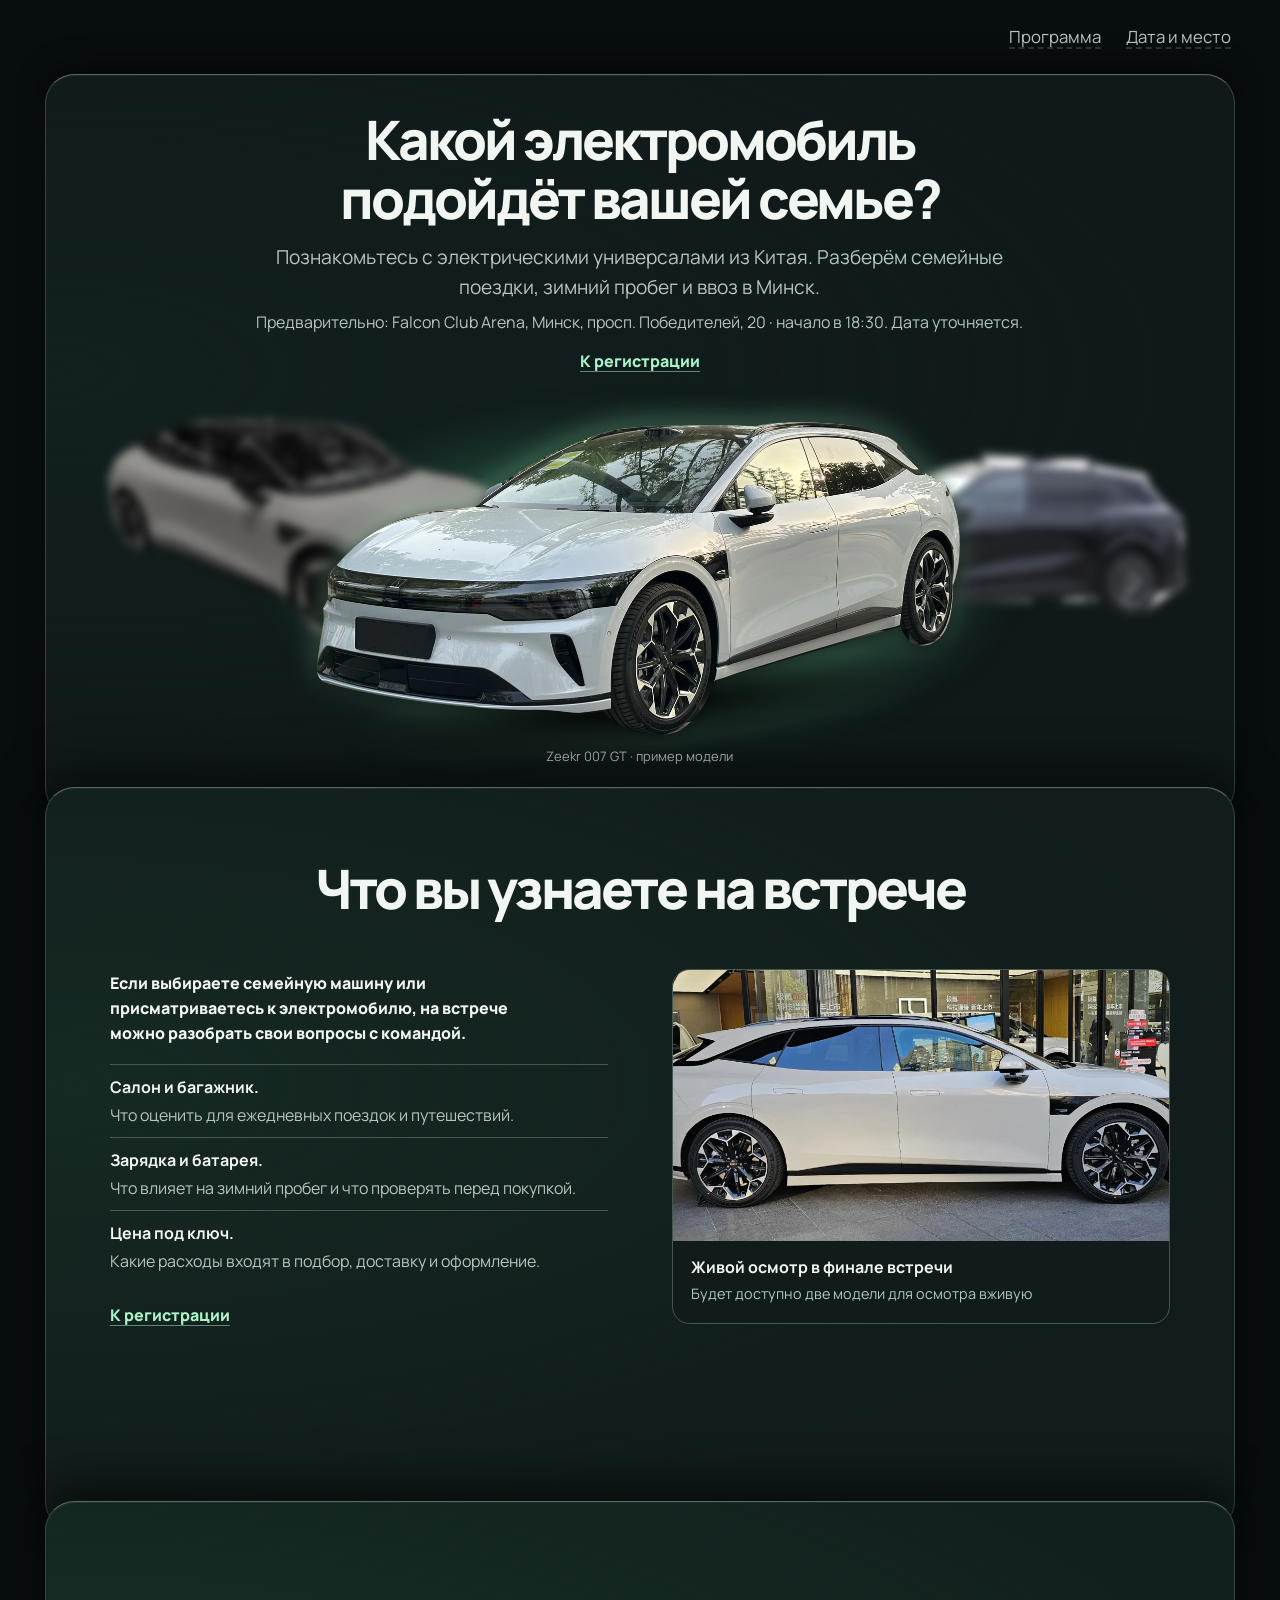
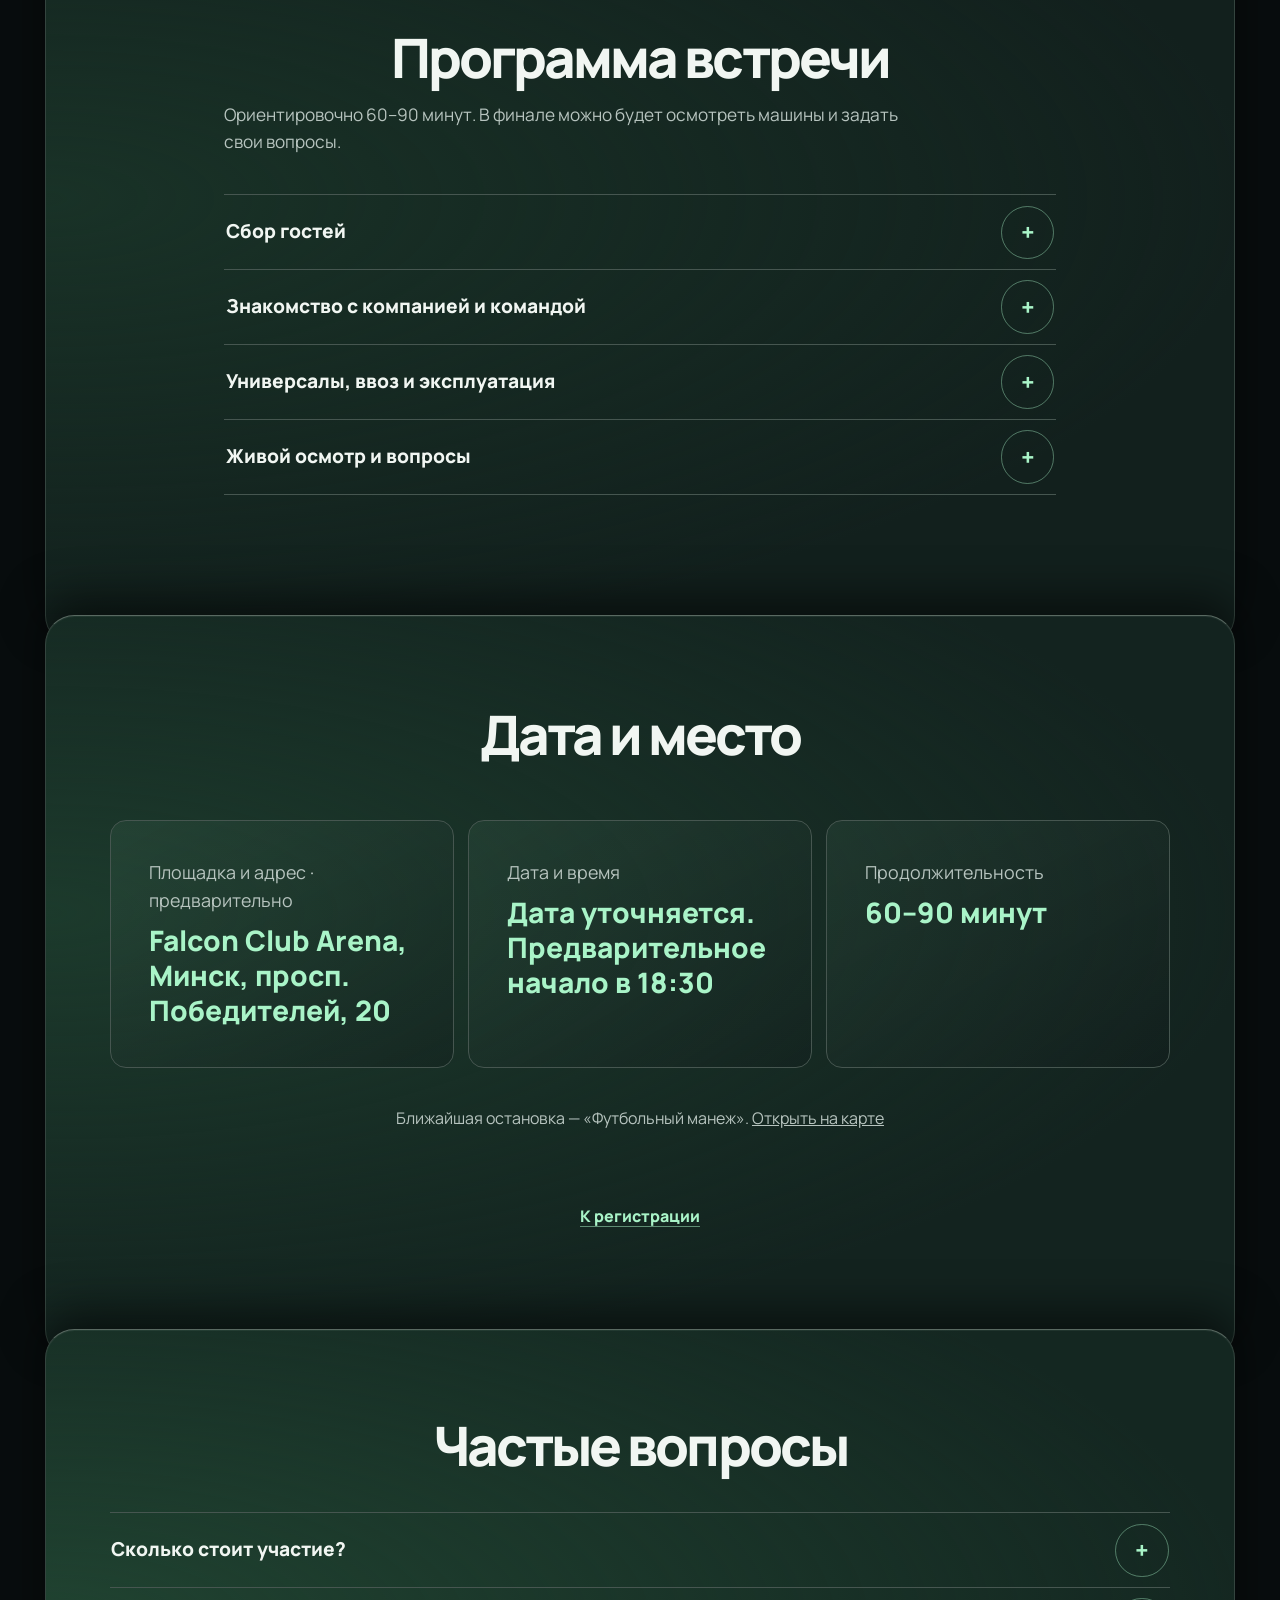
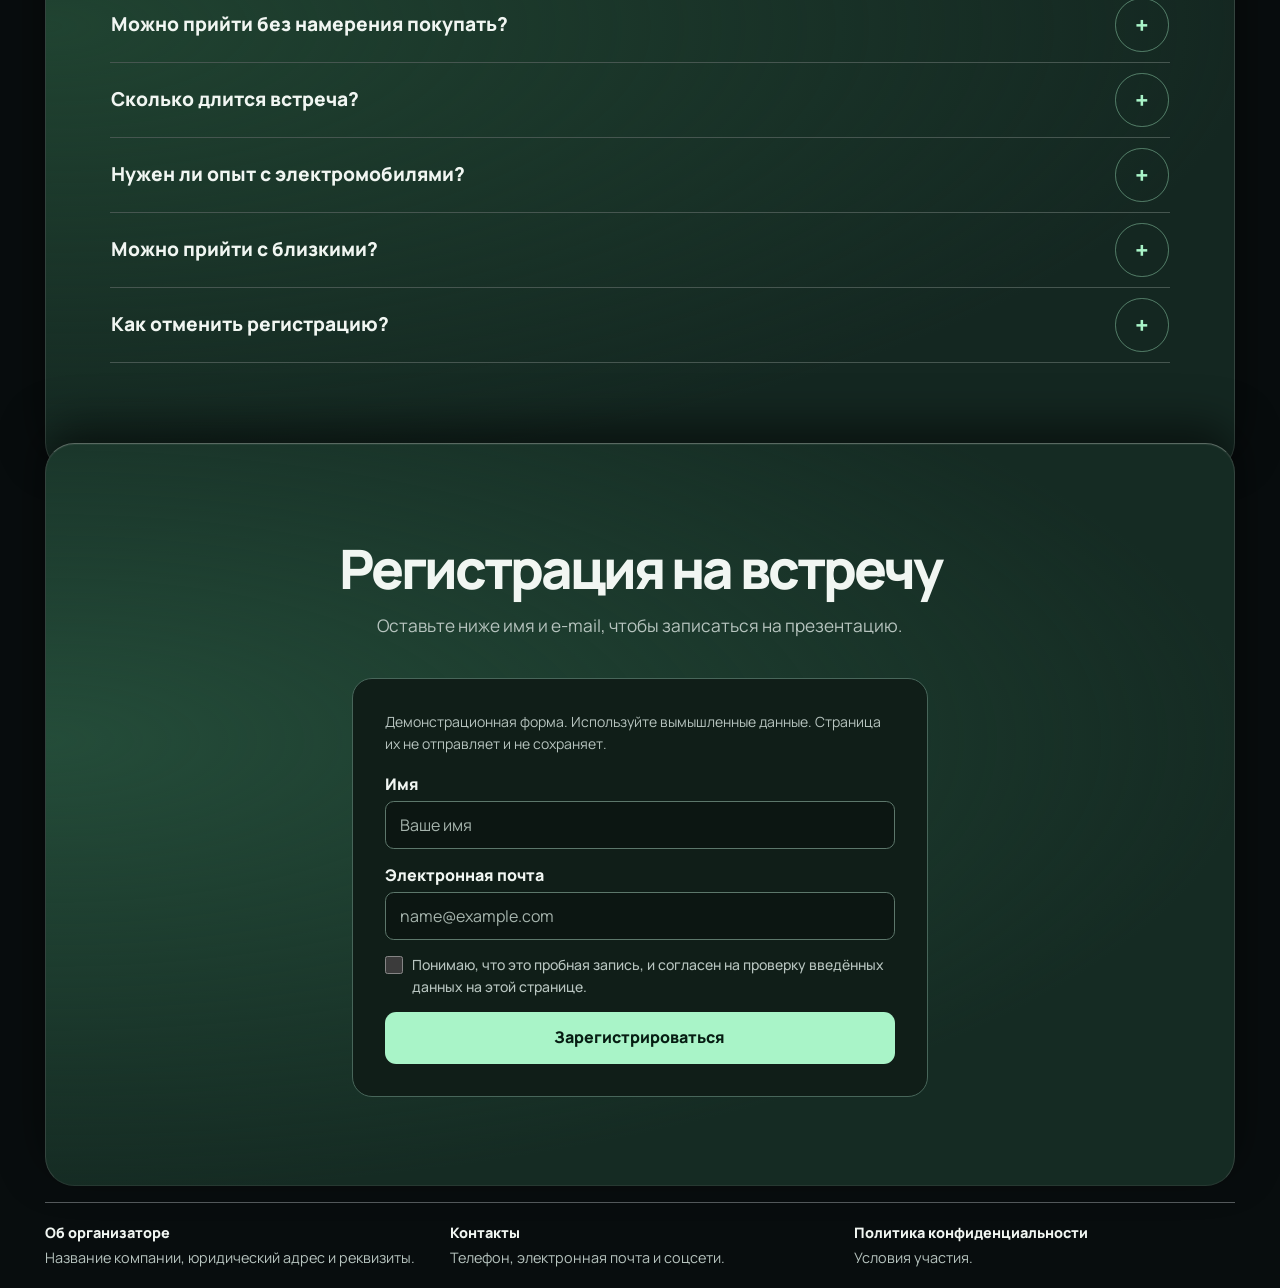
<file: index.html>
<!doctype html>
<html lang="ru">
<head>
  <meta charset="utf-8">
  <meta name="viewport" content="width=device-width, initial-scale=1">
  <meta name="color-scheme" content="dark">
  <meta name="robots" content="noindex, nofollow">
  <title>Электрический универсал для семьи — встреча в Минске</title>
  <meta name="description" content="Очная встреча в Минске об электрических универсалах из Китая. Узнайте о зимнем пробеге, зарядке и ввозе, познакомьтесь с командой и осмотрите автомобили.">
  <meta property="og:type" content="website">
  <meta property="og:locale" content="ru_BY">
  <meta property="og:title" content="Электрический универсал для семьи">
  <meta property="og:description" content="Презентационная встреча об электрических универсалах из Китая и их ввозе в Минск.">
  <meta property="og:image" content="assets/wagon-side.webp">
  <link rel="stylesheet" href="style.css">
  <script src="site.js" defer></script>
</head>
<body>
  <a class="skip" href="#main">К содержанию</a>
  <header class="masthead frame">
    <nav aria-label="Разделы страницы">
      <a href="#program">Программа</a>
      <a href="#details">Дата и место</a>
    </nav>
  </header>
  <main id="main" class="stack frame">
    <section class="panel hero" id="welcome" aria-labelledby="welcome-title">
      <div class="hero-copy">
        <h1 id="welcome-title">Какой электромобиль<br class="desktop-break"> подойдёт вашей семье?</h1>
        <p class="hero-description">Познакомьтесь с электрическими универсалами из Китая. Разберём семейные поездки, зимний пробег и ввоз в Минск.</p>
        <p class="hero-meta">Предварительно: Falcon Club Arena, Минск, просп. Победителей, 20 · начало в <time datetime="18:30">18:30</time>. Дата уточняется.</p>
        <a class="cta-text" data-source="welcome" href="#registration">К регистрации</a>
      </div>
      <figure class="hero-figure">
        <div class="lineup" role="img" aria-label="Zeekr 007 GT на переднем плане. Позади слева седан Zeekr 007, справа кроссовер Zeekr 7X.">
          <svg class="sr-only" aria-hidden="true" focusable="false" width="0" height="0">
            <defs>
              <clipPath id="wagon-outline" clipPathUnits="objectBoundingBox">
                <path transform="scale(.0006896552 .0009191176)"
                  d="M52 798 Q56 762 62 726 Q67 703 63 688 L74 668 L73 637
                     Q71 620 90 602 Q160 520 254 499 Q303 489 366 485
                     L381 475 Q380 448 422 436 Q501 384 562 359
                     Q633 329 679 327 Q789 318 927 324 Q967 313 1049 317
                     Q1127 320 1160 335 Q1194 344 1208 357
                     Q1226 381 1257 414 Q1280 424 1305 437
                     Q1327 474 1333 532 Q1338 596 1320 644
                     C1321 694 1311 735 1290 750
                     C1270 768 1241 764 1228 746
                     Q1220 736 1216 723 L846 831
                     Q829 883 798 913 Q771 942 731 939
                     Q658 938 624 893 Q584 899 531 893
                     Q245 886 70 836 Q48 830 52 798 Z"/>
              </clipPath>
            </defs>
          </svg>
          <div class="lineup-glow"></div>
          <div class="car car-sedan"><img src="assets/sedan.webp" alt="" width="740" height="504"></div>
          <div class="car car-suv"><img src="assets/suv.webp" alt="" width="850" height="384"></div>
          <div class="car car-wagon"><img src="assets/wagon.webp" alt="" width="1450" height="1088" fetchpriority="high"></div>
        </div>
        <figcaption>Zeekr 007 GT · пример модели</figcaption>
      </figure>
    </section>

    <section class="panel benefits" id="benefits" aria-labelledby="benefits-title">
      <h2 id="benefits-title">Что вы узнаете на встрече</h2>
      <div class="split">
        <div class="copy">
          <p class="intro">Если выбираете семейную машину или присматриваетесь к электромобилю, на встрече можно разобрать свои вопросы с командой.</p>
          <ul class="topics">
            <li><strong>Салон и багажник.</strong><p>Что оценить для ежедневных поездок и путешествий.</p></li>
            <li><strong>Зарядка и батарея.</strong><p>Что влияет на зимний пробег и что проверять перед покупкой.</p></li>
            <li><strong>Цена под ключ.</strong><p>Какие расходы входят в подбор, доставку и оформление.</p></li>
          </ul>
          <a class="cta-text" data-source="benefits" href="#registration">К регистрации</a>
        </div>
        <figure class="feature-image">
          <img src="assets/wagon-side.webp" alt="Вид сбоку на белый электрический универсал Zeekr 007 GT" width="1300" height="517" loading="lazy">
          <figcaption><strong>Живой осмотр в финале встречи</strong><span>Будет доступно две модели для осмотра вживую</span></figcaption>
        </figure>
      </div>
    </section>

    <section class="panel program" id="program" aria-labelledby="program-title">
      <div class="vertical-layout">
        <div class="copy">
          <h2 id="program-title">Программа встречи</h2>
          <p class="intro">Ориентировочно 60–90 минут. В финале можно будет осмотреть машины и задать свои вопросы.</p>
        </div>
        <div class="disclosures" aria-label="Этапы встречи">
          <details class="agenda-item" name="agenda">
            <summary>Сбор гостей</summary>
            <div class="disclosure-copy"><p>Встретим участников и расскажем, как пройдёт встреча.</p></div>
          </details>
          <details class="agenda-item" name="agenda">
            <summary>Знакомство с компанией и командой</summary>
            <div class="disclosure-copy"><p>Представим спикеров из команды проекта по ввозу электромобилей. Расскажем, кто отвечает за подбор, проверку и доставку. Состав спикеров уточняется.</p></div>
          </details>
          <details class="agenda-item" name="agenda">
            <summary>Универсалы, ввоз и эксплуатация</summary>
            <div class="disclosure-copy"><p>Разберём семейные сценарии, проверку батареи, цену под ключ, зимний запас хода, зарядку и обслуживание в Беларуси.</p></div>
          </details>
          <details class="agenda-item" name="agenda">
            <summary>Живой осмотр и вопросы</summary>
            <div class="disclosure-copy"><p>Планируем показать автомобили. Можно будет сесть в салон, оценить багажник и пообщаться с командой. О тест-драйве можно будет договориться на другое время.</p></div>
          </details>
        </div>
      </div>
    </section>

    <section class="panel details-panel" id="details" aria-labelledby="details-title">
      <div class="vertical-layout">
        <h2 id="details-title">Дата и место</h2>
        <dl class="event-facts">
          <div><dt>Площадка и адрес · предварительно</dt><dd>Falcon Club Arena, Минск, просп. Победителей, 20</dd></div>
          <div><dt>Дата и время</dt><dd>Дата уточняется. Предварительное начало в <time datetime="18:30">18:30</time></dd></div>
          <div><dt>Продолжительность</dt><dd>60–90 минут</dd></div>
        </dl>
        <p class="details-directions">Ближайшая остановка — «Футбольный манеж». <a href="https://yandex.by/maps/org/falcon_club_arena/66406658469/">Открыть на карте</a></p>
        <a class="cta-text" data-source="details" href="#registration">К регистрации</a>
      </div>
    </section>

    <section class="panel faq" id="faq" aria-labelledby="faq-title">
      <div class="vertical-layout">
        <h2 id="faq-title">Частые вопросы</h2>
        <div class="disclosures">
          <details name="faq"><summary>Сколько стоит участие?</summary><div class="disclosure-copy"><p>Участие бесплатное.</p></div></details>
          <details name="faq"><summary>Можно прийти без намерения покупать?</summary><div class="disclosure-copy"><p>Да. Встреча открыта для тех, кто хочет познакомиться с форматом, задать вопросы или сравнить варианты.</p></div></details>
          <details name="faq"><summary>Сколько длится встреча?</summary><div class="disclosure-copy"><p>Планируем 60–90 минут, включая живой осмотр и общение.</p></div></details>
          <details name="faq"><summary>Нужен ли опыт с электромобилями?</summary><div class="disclosure-copy"><p>Можно прийти без опыта. Объясним, как выбирать, заряжать и обслуживать электромобиль.</p></div></details>
          <details name="faq"><summary>Можно прийти с близкими?</summary><div class="disclosure-copy"><p>Возможность записи нескольких гостей уточним после выбора площадки.</p></div></details>
          <details name="faq"><summary>Как отменить регистрацию?</summary><div class="disclosure-copy"><p>На локальной странице пробную запись можно отменить сразу после проверки формы. Контакты организатора для реальной встречи уточняются.</p></div></details>
        </div>
      </div>
    </section>

    <section class="panel registration" id="registration" aria-labelledby="registration-title">
      <div class="vertical-layout">
        <div class="copy">
          <h2 id="registration-title" tabindex="-1">Регистрация на встречу</h2>
          <p class="intro">Оставьте ниже имя и e-mail, чтобы записаться на презентацию.</p>
        </div>
        <form id="registration-form" class="form" novalidate>
          <p class="demo-note" id="demo-note">Демонстрационная форма. Используйте вымышленные данные. Страница их не отправляет и не сохраняет.</p>
          <noscript><p class="demo-note">Для проверки формы включите JavaScript.</p></noscript>
          <div class="field">
            <label for="guest-name">Имя</label>
            <input id="guest-name" name="guest" type="text" required maxlength="100" autocomplete="given-name" aria-describedby="name-error" placeholder="Ваше имя">
            <p class="field-error" id="name-error" hidden></p>
          </div>
          <div class="field">
            <label for="guest-email">Электронная почта</label>
            <input id="guest-email" name="email" type="email" required maxlength="254" autocomplete="email" aria-describedby="email-error" placeholder="name@example.com">
            <p class="field-error" id="email-error" hidden></p>
          </div>
          <div class="field">
            <label class="consent" for="demo-consent"><input id="demo-consent" type="checkbox" required aria-describedby="consent-error"><span>Понимаю, что это пробная запись, и согласен на проверку введённых данных на этой странице.</span></label>
            <p class="field-error" id="consent-error" hidden></p>
          </div>
          <button id="submit-registration" class="submit" type="submit" disabled>Зарегистрироваться</button>
        </form>
        <div id="registration-result" class="form result" hidden>
          <h3 id="result-title" tabindex="-1">Пробная запись завершена</h3>
          <p>Форма прошла проверку. Предварительно встреча начнётся в <time datetime="18:30">18:30</time> в Falcon Club Arena по адресу Минск, просп. Победителей, 20. Дата уточняется. Уведомления в демонстрационной версии выключены.</p>
          <button class="text-button" id="cancel-registration" type="button">Отменить пробную запись</button>
        </div>
      </div>
      <p id="registration-status" class="sr-only" role="status"></p>
    </section>
  </main>
  <footer class="frame footer">
    <dl class="footer-info">
      <div><dt>Об организаторе</dt><dd>Название компании, юридический адрес и реквизиты.</dd></div>
      <div><dt>Контакты</dt><dd>Телефон, электронная почта и соцсети.</dd></div>
      <div><dt>Политика конфиденциальности</dt><dd>Условия участия.</dd></div>
    </dl>
  </footer>
</body>
</html>
</file>
<file: style.css>
@font-face {
  font-family: Manrope;
  src: url("assets/manrope-cyrillic.woff2") format("woff2");
  font-style: normal;
  font-weight: 400 800;
  font-display: swap;
  unicode-range: U+0301, U+0400-045F, U+0490-0491, U+04B0-04B1, U+2116;
}

@font-face {
  font-family: Manrope;
  src: url("assets/manrope-latin.woff2") format("woff2");
  font-style: normal;
  font-weight: 400 800;
  font-display: swap;
  unicode-range: U+0000-00FF, U+0131, U+0152-0153, U+2000-206F, U+20AC, U+2122, U+2191, U+2193, U+2212;
}

:root {
  color-scheme: dark;
  --background: #080d0e;
  --text: #f1f6f2;
  --muted: #b7c4bf;
  --mint: #a9f4c8;
  --line: #465650;
  --overlap: clamp(1.05rem, 2.3vw, 2rem);
  --padding: clamp(1.25rem, 5vw, 4.75rem);
  font-family: Manrope, system-ui, sans-serif;
  font-synthesis: none;
  font-size: 100%;
  line-height: 1.55;
  background: var(--background);
  color: var(--text);
}

* { box-sizing: border-box; }
body { margin: 0; }
[hidden] { display: none !important; }
a { color: inherit; }
a:focus-visible, button:focus-visible, input:focus-visible, summary:focus-visible {
  outline: 2px solid var(--mint);
  outline-offset: 4px;
}
::selection { background: var(--mint); color: #0a2118; }
img { display: block; max-width: 100%; }
figure, ul, dl { margin: 0; }
p { margin: 0; }
h1, h2, h3 { margin: 0; line-height: 1.07; font-weight: 800; text-wrap: balance; }
h1, h2 { font-size: clamp(2rem, 4.25vw, 4.2rem); letter-spacing: -.055em; }
h3 { font-size: clamp(1.25rem, 2.35vw, 2rem); letter-spacing: -.035em; }

.frame { width: min(calc(100% - clamp(1.5rem, 7vw, 6rem)), 82rem); margin-inline: auto; }
.masthead {
  min-height: 4.6rem;
  display: flex;
  align-items: center;
  justify-content: space-between;
  gap: .75rem 1.5rem;
  padding-inline: .25rem;
  font-size: .9rem;
}
.masthead nav { display: flex; flex-wrap: wrap; gap: .35rem 1.55rem; color: var(--muted); }
header.masthead { justify-content: flex-end; }
.masthead nav a {
  font-size: 1.05rem;
  text-decoration: underline dashed #aab7b54d;
  text-underline-offset: .32em;
}
.masthead nav a:hover { color: var(--mint); text-decoration-color: currentColor; }

.stack {
  display: grid;
  padding-block-start: var(--overlap);
}
.panel {
  background: radial-gradient(ellipse at 0 40%, var(--panel-light), transparent 72%), var(--panel-base);
  position: relative;
  isolation: isolate;
  scroll-margin-top: 1rem;
  margin-block-start: calc(-1 * var(--overlap));
  padding: clamp(2.4rem, 5.5vw, 5.1rem) var(--padding) calc(clamp(2.5rem, 5vw, 4.4rem) + var(--overlap));
  border: 1px solid #51625a;
  border-color: #596961 #34443e #263831;
  border-radius: clamp(1.1rem, 2.3vw, 2rem);
  box-shadow: 0 -.55rem 1.75rem #0006, inset 0 1px 1px #e6ffef12;
  min-width: 0;
}
.panel:last-child { padding-bottom: clamp(2.5rem, 5vw, 4.4rem); }
.panel + .panel { box-shadow: 0 -1.1rem 2.7rem #0008, inset 0 1px 1px #e6ffef12; }

.hero {
  --panel-base: #101819;
  --panel-light: #12201f;
  display: flex;
  flex-direction: column;
  justify-content: space-between;
  overflow: hidden;
  padding-top: clamp(1.65rem, 2.8vw, 2.6rem);
  padding-bottom: calc(1.25rem + var(--overlap));
  text-align: center;
}
.hero-copy { position: relative; z-index: 1; }
.hero-description { max-width: 46rem; margin: 1rem auto .45rem; font-size: clamp(1.0625rem, 1.5vw, 1.3rem); color: var(--muted); }
.hero-meta { font-size: clamp(1rem, 1.25vw, 1.125rem); color: var(--muted); }
.cta-text, .text-button {
  display: inline-flex;
  align-items: center;
  min-height: 2.75rem;
  color: var(--mint);
  font: inherit;
  font-weight: 800;
  text-underline-offset: .26em;
  text-decoration: underline;
  text-decoration-thickness: 1px;
  text-decoration-color: #a9f4c880;
}
.cta-text:hover, .text-button:hover { color: #edfff3; text-decoration: underline; }
.hero .cta-text { margin-top: .3rem; }
.hero-figure {
  align-self: stretch;
  margin: -.05rem calc(-.45 * var(--padding)) 0;
}
.hero-figure figcaption { color: var(--muted); font-size: .8125rem; margin-top: .15rem; }
.lineup {
  aspect-ratio: 3.14;
  position: relative;
  isolation: isolate;
}
.lineup-glow {
  position: absolute;
  inset: 4% 16% 2%;
  background: radial-gradient(ellipse at 50% 53%, #98ffc081, #4ac88c47 39%, transparent 70%);
  filter: blur(16px);
}
.car { position: absolute; }
.car img { width: 100%; height: auto; }
.car-wagon {
  width: 65%;
  left: 50%;
  top: 54%;
  transform: translate(-48%, -58%);
  filter: drop-shadow(0 4px 8px #0009) drop-shadow(0 -5px 12px #affecc4d);
}
.car-wagon::before {
  content: "";
  position: absolute;
  inset: 74% 10% 12% 8%;
  background: radial-gradient(ellipse, #000c 8%, transparent 72%);
  transform: rotate(-7deg);
}
.car-wagon img {
  position: relative;
  clip-path: url("#wagon-outline");
}
.car-sedan {
  width: 49%;
  left: -3%;
  top: 42%;
  transform: translateY(-60%);
  filter: blur(clamp(2px, .32vw, 5px)) grayscale(.96) brightness(.72);
}
.car-sedan img {
  clip-path: polygon(11% 44%, 12.5% 39%, 16% 35%, 21% 31%, 28.5% 28.5%, 41% 28.2%, 51.7% 29.2%, 58% 31.5%, 67% 41.7%, 75% 43%, 82% 48%, 87% 55%, 87.5% 67%, 88% 75%, 87% 82%, 82% 87%, 72% 90%, 60% 90%, 55.4% 90.5%, 51% 89.5%, 47.5% 85%, 45% 78%, 21% 63%, 17% 64%, 14% 61%, 12% 55%);
}
.car-suv {
  width: 40%;
  right: 0;
  top: 43%;
  transform: translateY(-49%) scaleX(-1);
  filter: blur(clamp(2px, .32vw, 5px)) saturate(.55) brightness(1.22);
}
.car-suv img {
  clip-path: polygon(3% 71%, 3.5% 58%, 3.8% 37%, 7% 31%, 11% 22%, 12% 16%, 22% 12%, 25% 8%, 35% 8%, 36.9% 11%, 37.6% 7%, 48.7% 6%, 50% 10%, 57% 13%, 64% 20%, 72% 33%, 84% 34%, 91% 39%, 95% 46%, 96.5% 58%, 96.5% 66%, 97.5% 74%, 88% 80%, 81% 82%, 77% 80%, 74.7% 87%, 71% 90%, 65% 90%, 61.5% 87%, 58.6% 82%, 57% 79%, 22% 79%, 19.4% 84%, 15.5% 86%, 11% 84%, 9% 79%, 5% 74%);
}

.benefits { --panel-base: #111c1b; --panel-light: #162923; }
.benefits h2 { margin-bottom: clamp(1.4rem, 3vw, 2.5rem); text-align: center; }
.panel.benefits { align-content: start; }
.program { --panel-base: #12201d; --panel-light: #193227; }
.details-panel { --panel-base: #13231f; --panel-light: #1c3a2c; }
.program h2,
.details-panel h2,
.faq h2 { text-align: center; }
.details-panel .cta-text { justify-self: center; align-self: center; }
.details-directions { text-align: center; color: var(--muted); }
.faq { --panel-base: #142721; --panel-light: #204331; }
.registration { --panel-base: #152b23; --panel-light: #244c39; }
.split, .vertical-layout {
  display: grid;
  gap: clamp(1.5rem, 5vw, 5rem);
  width: 100%;
  min-width: 0;
}
.split { align-items: center; }
.vertical-layout {
  max-width: 52rem;
  margin-inline: auto;
  gap: clamp(1.5rem, 3vw, 2.5rem);
}
.vertical-layout .intro { max-width: 65ch; }
.details-panel .vertical-layout { max-width: 74rem; }
.faq .vertical-layout { max-width: 68rem; }
.copy { min-width: 0; }
.intro { margin-top: 1rem; color: var(--muted); font-size: clamp(1rem, 1.35vw, 1.125rem); max-width: 38ch; }
.topics { padding: 0; list-style: none; margin: 1.15rem 0 .65rem; }
.topics li { padding: .6rem 0; border-top: 1px solid var(--line); color: var(--muted); }
.topics strong { color: var(--text); }
.benefits .intro {
  color: var(--text);
  font-size: 1rem;
  font-weight: 800;
}
.topics p { margin-top: .2rem; }
.feature-image {
  overflow: hidden;
  border-radius: 1.1rem;
  background: #111b19;
  border: 1px solid var(--line);
}
.feature-image img { aspect-ratio: 1.83; object-fit: cover; width: 100%; height: auto; }
.feature-image figcaption { padding: .85rem 1.15rem 1.1rem; }
.feature-image figcaption strong { display: block; }
.feature-image figcaption span { display: block; color: var(--muted); margin-top: .22rem; font-size: .9rem; }
.disclosures { border-top: 1px solid var(--line); }
.disclosures details { border-bottom: 1px solid var(--line); }
.disclosures summary {
  min-height: 4.25rem;
  font-size: clamp(1.0625rem, 1.5vw, 1.3rem);
  display: flex;
  justify-content: space-between;
  align-items: center;
  gap: .65rem;
  padding: .65rem .1rem;
  font-weight: 800;
  cursor: pointer;
  list-style: none;
}
.disclosures summary::-webkit-details-marker { display: none; }
.disclosures summary::after {
  content: "+";
  display: grid;
  place-items: center;
  color: var(--mint);
  flex: 0 0 1.55rem;
  height: 1.55rem;
  border: 1px solid #a9f4c86b;
  border-radius: 50%;
  font-size: 1.15rem;
  line-height: 1;
}
.disclosures details[open] summary::after { content: "−"; }
.program summary::after,
.faq summary::after {
  flex-basis: clamp(2.5rem, 4vw, 3.5rem);
  height: clamp(2.5rem, 4vw, 3.5rem);
  font-size: 1.5rem;
}
.disclosures summary:hover { color: var(--mint); }
.disclosure-copy {
  color: var(--muted);
  padding: 0 2rem .9rem .1rem;
  font-size: clamp(1rem, 1.25vw, 1.125rem);
}
.disclosures details[open] .disclosure-copy { animation: reveal .2s ease-out; }
@keyframes reveal {
  from { opacity: 0; transform: translateY(-.4rem); }
  to { opacity: 1; transform: translateY(0); }
}
.event-facts {
  display: grid;
  grid-template-columns: repeat(auto-fit, minmax(min(100%, 14rem), 1fr));
  gap: .85rem;
}
.event-facts div {
  padding: clamp(1.25rem, 3vw, 2.5rem);
  border: 1px solid var(--line);
  border-radius: 1rem;
  background: linear-gradient(150deg, #a9f4c810, #10181955);
}
.event-facts dt { color: var(--muted); font-size: clamp(1.0625rem, 1.4vw, 1.25rem); }
.event-facts dd {
  margin: .5rem 0 0;
  color: var(--mint);
  font-size: clamp(1.4rem, 2.2vw, 2rem);
  font-weight: 800;
  line-height: 1.25;
}
.registration .copy { text-align: center; }
.registration .intro { margin-inline: auto; }
.registration .form { width: min(100%, 36rem); justify-self: center; }
.form {
  min-width: 0;
  padding: clamp(1rem, 2.7vw, 2rem);
  border-radius: 1.25rem;
  background: #101e18;
  border: 1px solid #48665a;
}
.demo-note { color: var(--muted); font-size: .875rem; margin-bottom: 1.05rem; }
.field { margin-bottom: .85rem; }
.field > label { display: block; font-weight: 800; margin-bottom: .3rem; }
.field input:not([type="checkbox"]) {
  width: 100%;
  min-height: 3rem;
  padding: .65rem .85rem;
  background: #0c1612;
  color: var(--text);
  border: 1px solid #5d776b;
  border-radius: .55rem;
  font: inherit;
}
.field input::placeholder { color: #a6b4ad; opacity: 1; }
.field input[aria-invalid="true"] { border-color: #ffb8aa; }
.field .consent {
  display: flex;
  align-items: flex-start;
  gap: .55rem;
  min-height: 2.75rem;
  font-size: .875rem;
  font-weight: 500;
  color: var(--muted);
  cursor: pointer;
}
.consent input {
  accent-color: var(--mint);
  height: 1.12rem;
  width: 1.12rem;
  flex: 0 0 auto;
  margin: .14rem 0 0;
}
.field-error { color: #ffb8aa; font-size: .875rem; margin-top: .2rem; }
.submit {
  width: 100%;
  min-height: 3.25rem;
  padding: .66rem 1rem;
  border-radius: .7rem;
  border: 1px solid transparent;
  background: var(--mint);
  color: #071d13;
  font: inherit;
  font-weight: 800;
  cursor: pointer;
}
.submit:hover { background: #d5ffe5; }
.submit:disabled { opacity: .55; cursor: default; }
.result p { margin-top: .85rem; color: var(--muted); }
.text-button { padding: 0; border: 0; background: transparent; cursor: pointer; }
.footer {
  margin-block-start: 1rem;
  padding-block: 1.15rem;
  border-block-start: 1px solid #555b5d;
  color: var(--muted);
  font-size: .9rem;
}
.footer-info {
  display: grid;
  grid-template-columns: repeat(auto-fit, minmax(min(100%, 14rem), 1fr));
  gap: .85rem 1.5rem;
}
.footer-info dt { color: var(--text); font-weight: 800; }
.footer-info dd { margin: .2rem 0 0; }
.skip { position: fixed; top: .5rem; left: .5rem; z-index: 5; padding: .65rem; background: #101e18; transform: translateY(-180%); }
.skip:focus { transform: none; }
.sr-only { position: absolute; width: 1px; height: 1px; overflow: hidden; clip-path: inset(50%); white-space: nowrap; }

@media (min-width: 48rem) {
  .split { grid-template-columns: minmax(0, 1fr) minmax(0, 1fr); }
}
@media (min-width: 64rem) {
  .stack { grid-auto-rows: 1fr; }
  .panel { min-block-size: 39rem; display: grid; align-items: center; }
  .details-panel .vertical-layout {
    align-self: stretch;
    grid-template-rows: minmax(max-content, 1fr) auto auto minmax(max-content, 1fr);
    align-items: center;
  }
  .hero { display: flex; justify-content: center; }
  .lineup { margin-top: .35rem; }
}
@media (max-width: 47.99rem) {
  .masthead { min-height: 3.8rem; font-size: .83rem; }
  .masthead nav { column-gap: .85rem; justify-content: flex-end; }
  .hero-description { margin-top: .7rem; }
  .desktop-break { display: none; }
  .lineup { aspect-ratio: 2.48; }
  .car-wagon { width: 83%; }
  .car-sedan { width: 61%; left: -15%; }
  .car-suv { width: 49%; right: -5%; }
}
@media (max-width: 25rem) {
  .masthead { flex-wrap: wrap; align-content: center; gap: .05rem .65rem; padding-block: .45rem; }
  .masthead nav { margin-left: auto; }
}
@media (prefers-reduced-motion: no-preference) {
  html { scroll-behavior: smooth; }
  @supports (interpolate-size: allow-keywords) {
    .disclosures details { interpolate-size: allow-keywords; }
    .disclosures details::details-content { block-size: 0; overflow: clip; transition: block-size .2s ease, content-visibility .2s allow-discrete; }
    .disclosures details[open]::details-content { block-size: auto; }
  }
}
@media (prefers-reduced-motion: reduce) {
  .disclosures details[open] .disclosure-copy { animation: none; }
}
</file>
